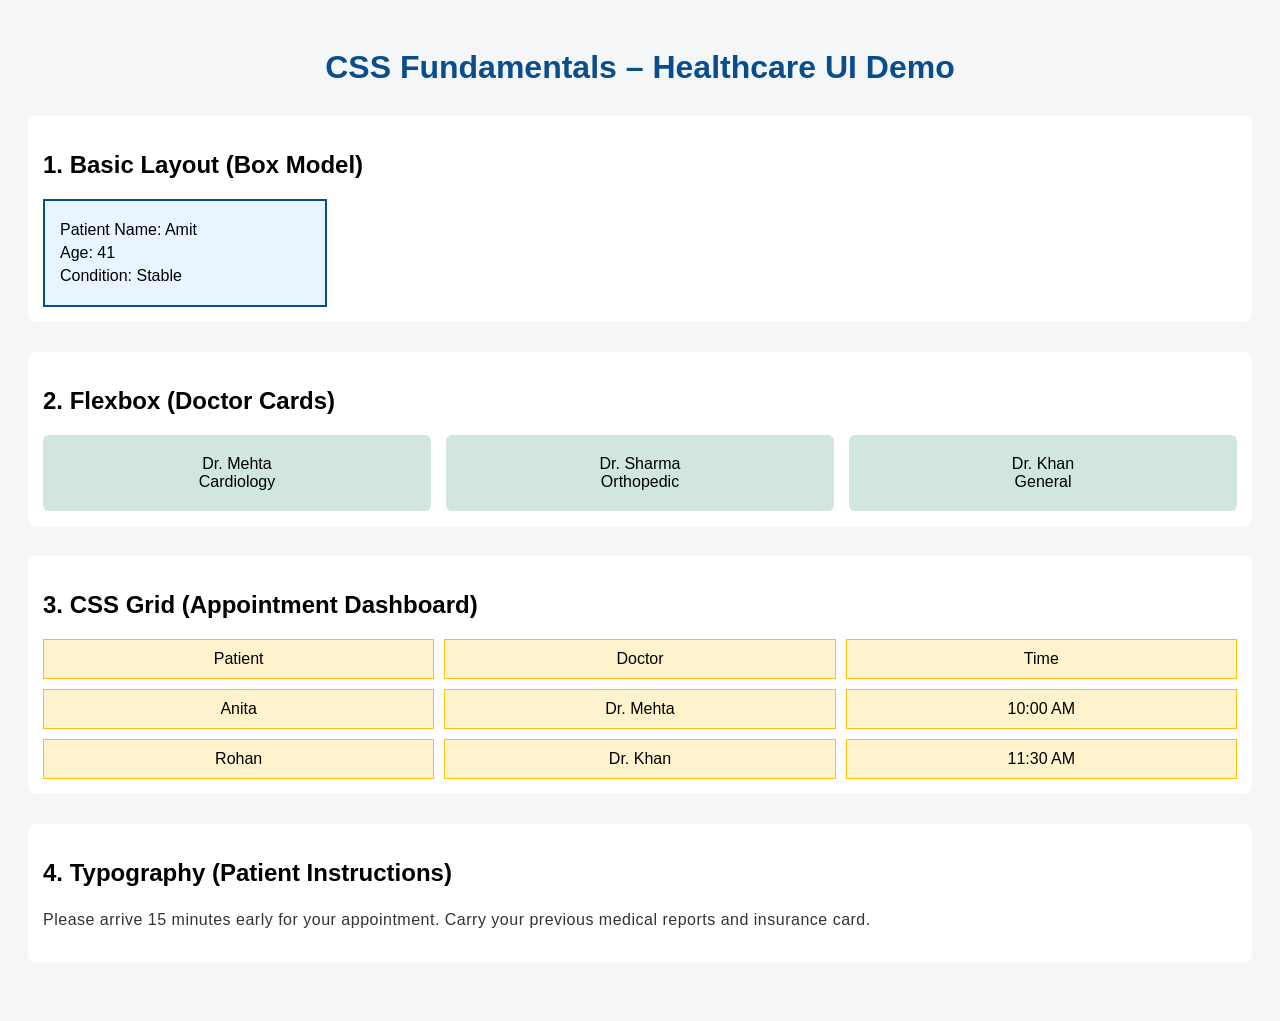
<file: Day07/Labs/RegistrationFoundation/wwwroot/index.html>
﻿<!DOCTYPE html>
<html lang="en">
<head>
    <meta charset="UTF-8">
    <title>CSS Fundamentals Demo - Healthcare</title>
    <link rel="stylesheet" href="styles.css">
</head>
<body>

    <h1 class="page-title">CSS Fundamentals – Healthcare UI Demo</h1>

    <!-- SECTION 1: BASIC LAYOUT -->
    <section class="box-layout">
        <h2>1. Basic Layout (Box Model)</h2>
        <div class="card">
            <p>Patient Name: Amit</p>
            <p>Age: 41</p>
            <p>Condition: Stable</p>
        </div>
    </section>

    <!-- SECTION 2: FLEXBOX -->
    <section class="flex-layout">
        <h2>2. Flexbox (Doctor Cards)</h2>
        <div class="flex-container">
            <div class="doctor-card">Dr. Mehta<br>Cardiology</div>
            <div class="doctor-card">Dr. Sharma<br>Orthopedic</div>
            <div class="doctor-card">Dr. Khan<br>General</div>
        </div>
    </section>

    <!-- SECTION 3: GRID -->
    <section class="grid-layout">
        <h2>3. CSS Grid (Appointment Dashboard)</h2>
        <div class="grid-container">
            <div class="grid-item">Patient</div>
            <div class="grid-item">Doctor</div>
            <div class="grid-item">Time</div>
            <div class="grid-item">Anita</div>
            <div class="grid-item">Dr. Mehta</div>
            <div class="grid-item">10:00 AM</div>
            <div class="grid-item">Rohan</div>
            <div class="grid-item">Dr. Khan</div>
            <div class="grid-item">11:30 AM</div>
        </div>
    </section>

    <!-- SECTION 4: TYPOGRAPHY -->
    <section class="typography">
        <h2>4. Typography (Patient Instructions)</h2>
        <p class="note">
            Please arrive 15 minutes early for your appointment.
            Carry your previous medical reports and insurance card.
        </p>
    </section>

</body>
</html>
</file>
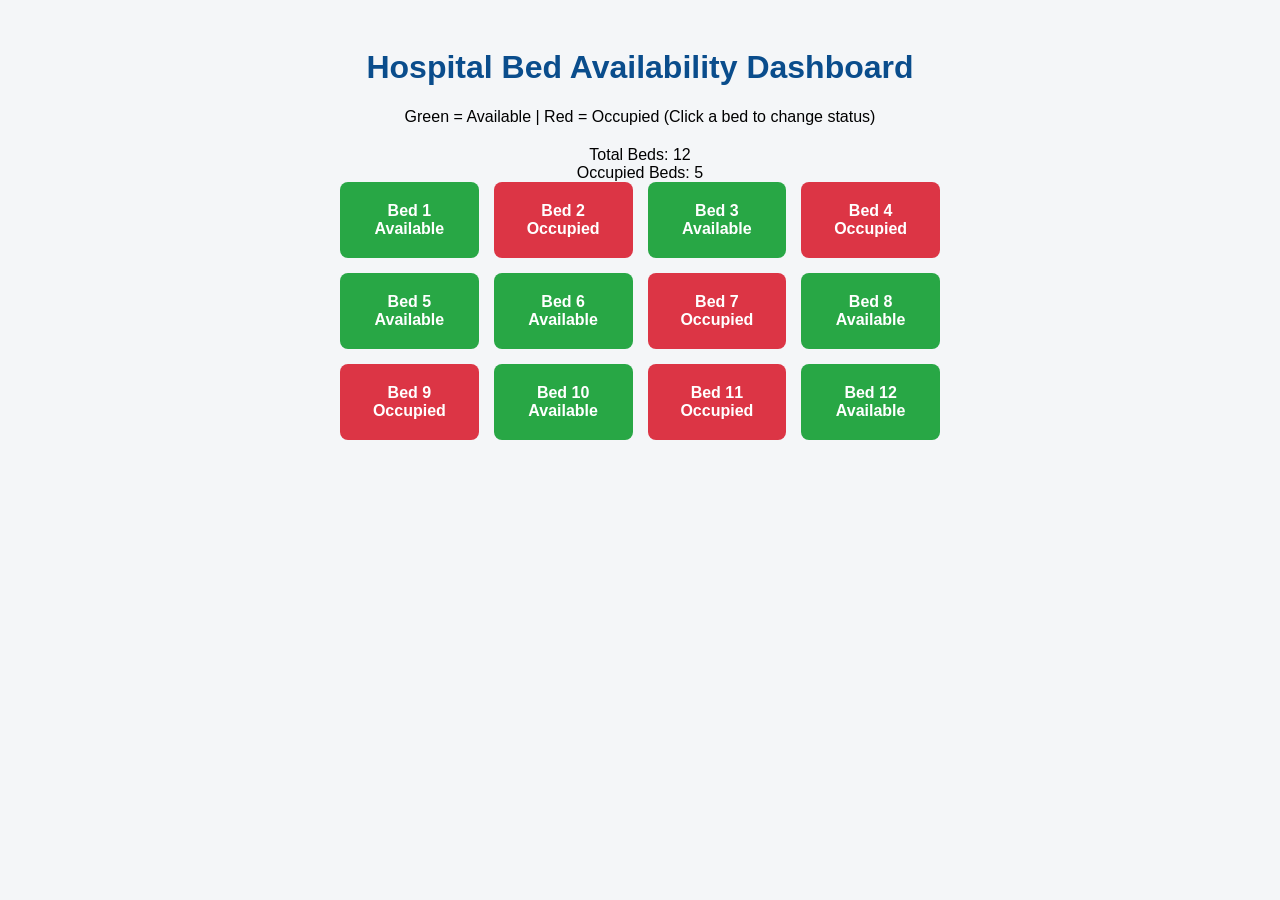
<file: Day07/Labs/RegistrationFoundation/wwwroot/bed-dashboard.html>
﻿<!DOCTYPE html>
<html lang="en">
<head>
    <meta charset="UTF-8">
    <title>Hospital Bed Availability Dashboard</title>

    <!-- Link CSS -->
    <link rel="stylesheet" href="bed-dashboard.css">
</head>
<body>

    <h1>Hospital Bed Availability Dashboard</h1>
    <p class="subtitle">
        Green = Available | Red = Occupied
        (Click a bed to change status)
    </p>

    <div class="total-Beds" id="totalBeds"></div>

    <div class="bed-Count" id="bedCount"></div>

    <!-- Bed Grid -->
    <div class="bed-container" id="bedContainer">
        <!-- Beds will be generated by JavaScript -->
    </div>

    <!-- Link JavaScript -->
    <script src="bed-dashboard.js"></script>

</body>
</html>
</file>
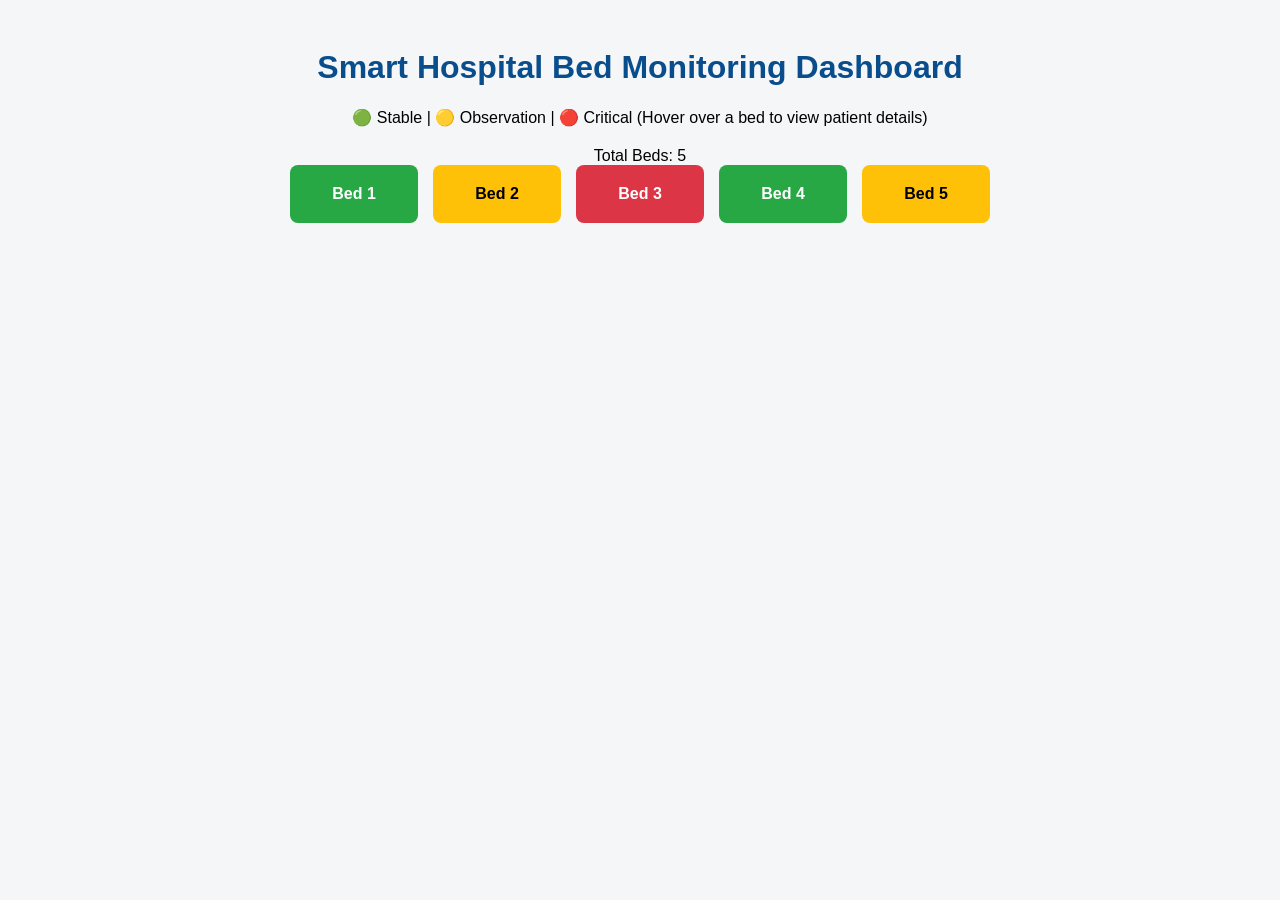
<file: Day07/Labs/RegistrationFoundation/wwwroot/bed-vitals.html>
﻿<!DOCTYPE html>
<html lang="en">
<head>
    <meta charset="UTF-8">
    <title>Smart Hospital Bed Monitoring Dashboard</title>

    <!-- Link CSS -->
    <link rel="stylesheet" href="bed-vitals.css">
</head>
<body>

    <h1>Smart Hospital Bed Monitoring Dashboard</h1>
    <p class="subtitle">
        🟢 Stable | 🟡 Observation | 🔴 Critical
        (Hover over a bed to view patient details)
    </p>

    <div class="totalBeds" id="totalBeds"></div>

    <!-- Bed grid -->
    <div class="bed-container" id="bedContainer">
        <!-- Beds generated by JavaScript -->
    </div>

    <!-- Link JavaScript -->
    <script src="bed-vitals.js"></script>

</body>
</html>
</file>
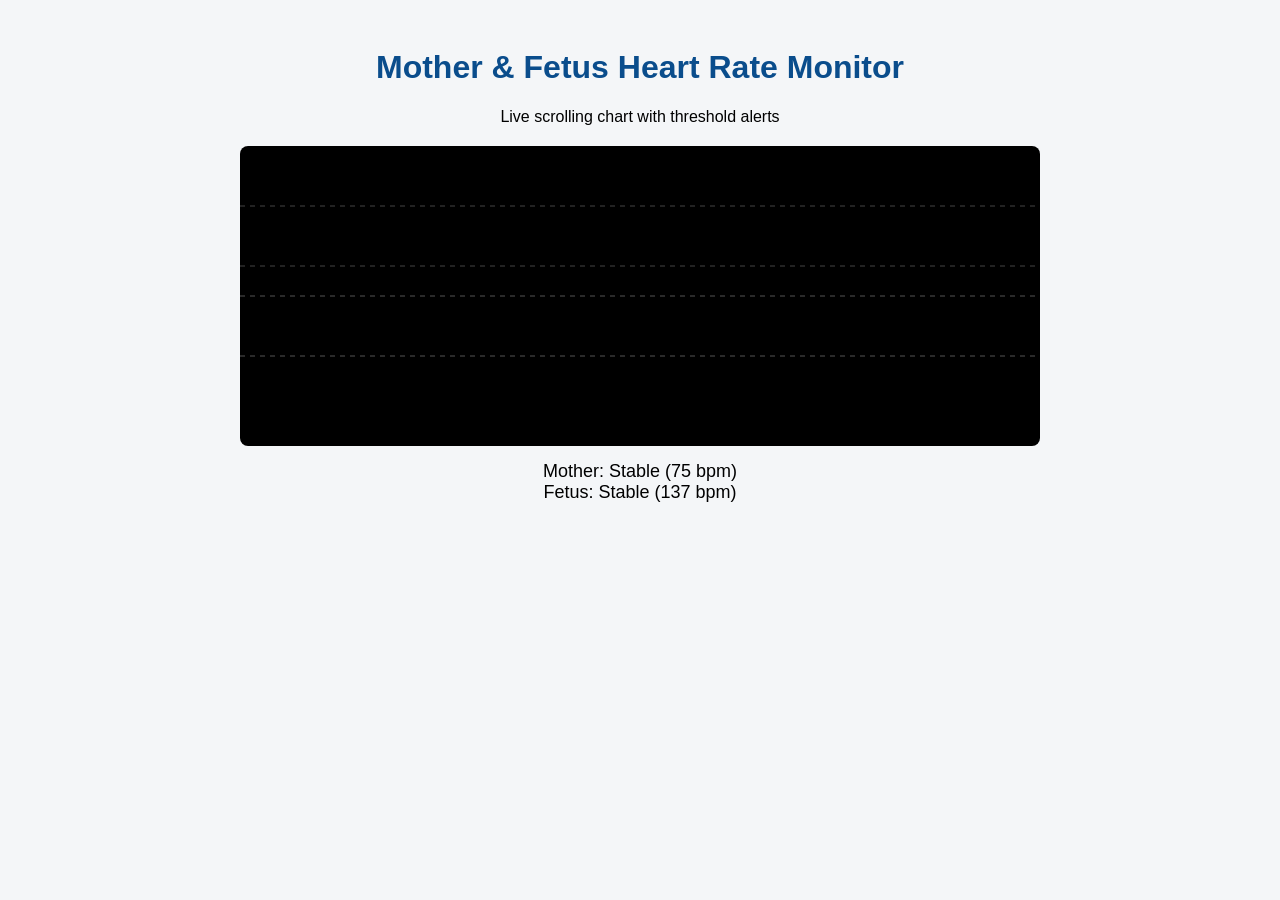
<file: Day07/Labs/RegistrationFoundation/wwwroot/fetal-chart.html>
﻿<!DOCTYPE html>
<html lang="en">
<head>
    <meta charset="UTF-8">
    <title>Mother & Fetus Heart Rate – Live Monitor</title>
    <link rel="stylesheet" href="fetal-chart.css">
</head>
<body>

    <h1>Mother & Fetus Heart Rate Monitor</h1>
    <p class="subtitle">
        Live scrolling chart with threshold alerts
    </p>

    <div class="dashboard">

        <!-- Chart -->
        <canvas id="heartChart" width="800" height="300"></canvas>

        <!-- Status Panel -->
        <div class="status-panel">
            <div id="motherStatus">Mother: Stable</div>
            <div id="fetusStatus">Fetus: Stable</div>
        </div>

    </div>

    <script src="fetal-chart.js"></script>
</body>
</html>
</file>
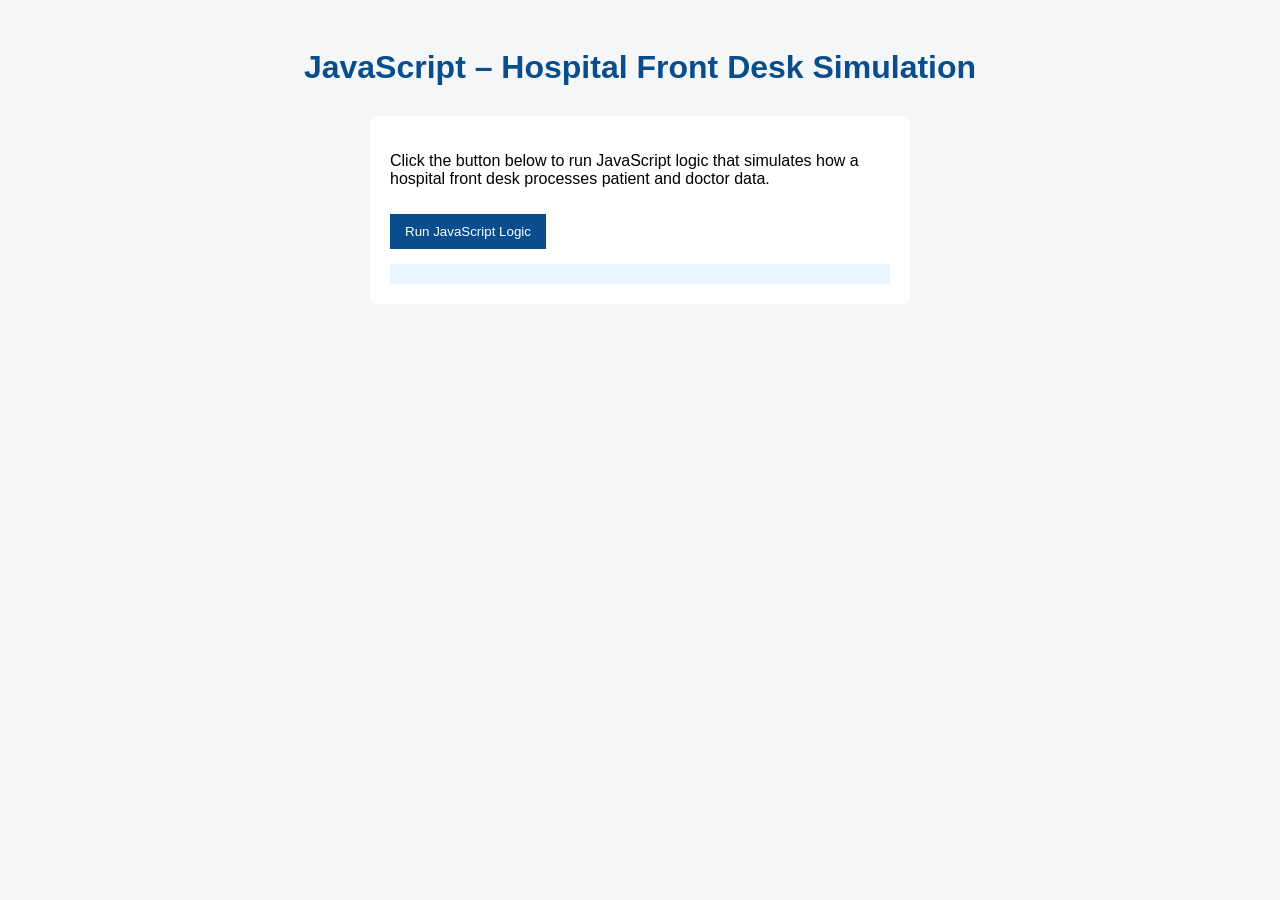
<file: Day07/Labs/RegistrationFoundation/wwwroot/js-essentials.html>
﻿<!DOCTYPE html>
<html lang="en">
<head>
    <meta charset="UTF-8">
    <title>JavaScript Essentials – Hospital Front Desk Simulation</title>

    <!-- Simple internal CSS for layout -->
    <style>
        body {
            font-family: Arial, sans-serif;
            background-color: #f4f6f8;
            padding: 20px;
        }

        h1 {
            color: #0a4d8c;
            text-align: center;
        }

        .card {
            background-color: white;
            padding: 20px;
            max-width: 500px;
            margin: 30px auto;
            border-radius: 8px;
        }

        button {
            padding: 10px 15px;
            background-color: #0a4d8c;
            color: white;
            border: none;
            cursor: pointer;
            margin-top: 10px;
        }

        #output {
            margin-top: 15px;
            background-color: #e8f4ff;
            padding: 10px;
        }
    </style>
</head>
<body>

    <h1>JavaScript – Hospital Front Desk Simulation</h1>

    <div class="card">
        <p>
            Click the button below to run JavaScript logic that simulates
            how a hospital front desk processes patient and doctor data.
        </p>

        <!-- Button triggers JavaScript function -->
        <button onclick="runDemo()">Run JavaScript Logic</button>

        <!-- Output will be generated dynamically -->
        <div id="output"></div>
    </div>

    <!-- Link external JavaScript file -->
    <script src="js-essentials.js"></script>

</body>
</html>
</file>
<file: Day07/Labs/RegistrationFoundation/wwwroot/styles.css>
﻿/* GENERAL PAGE STYLING */
body {
    font-family: Arial, sans-serif;
    background-color: #f4f6f8;
    padding: 20px;
}

/* MAIN PAGE TITLE */
.page-title {
    text-align: center;
    color: #0a4d8c;
    margin-bottom: 30px;
}

/* COMMON SECTION STYLE */
section {
    background-color: white;
    padding: 15px;
    margin-bottom: 30px;
    border-radius: 8px;
}

/* ------------------------------------------------ */
/* 1. BASIC LAYOUT – BOX MODEL */
/* ------------------------------------------------ */
.card {
    width: 250px;
    padding: 15px;
    border: 2px solid #0a4d8c;
    background-color: #e8f4ff;
}

    /* Shows margin, padding, border clearly */
    .card p {
        margin: 5px 0;
    }

/* ------------------------------------------------ */
/* 2. FLEXBOX – ONE DIRECTION LAYOUT */
/* ------------------------------------------------ */
.flex-container {
    display: flex; /* Enables flexbox */
    gap: 15px; /* Space between cards */
    justify-content: space-between;
}

.doctor-card {
    flex: 1; /* Equal width cards */
    background-color: #d1e7dd;
    padding: 20px;
    text-align: center;
    border-radius: 6px;
}

/* ------------------------------------------------ */
/* 3. GRID – TWO DIMENSION LAYOUT */
/* ------------------------------------------------ */
.grid-container {
    display: grid; /* Enables grid */
    grid-template-columns: repeat(3, 1fr); /* 3 equal columns */
    gap: 10px;
}

.grid-item {
    background-color: #fff3cd;
    padding: 10px;
    text-align: center;
    border: 1px solid #ffc107;
}

/* ------------------------------------------------ */
/* 4. TYPOGRAPHY – READABILITY */
/* ------------------------------------------------ */
.typography .note {
    font-size: 16px; /* Comfortable reading size */
    line-height: 1.6; /* Spacing between lines */
    letter-spacing: 0.5px; /* Improves clarity */
    color: #333;
}
</file>
<file: Day07/Labs/RegistrationFoundation/wwwroot/bed-dashboard.css>
﻿/* Page styling */
body {
    font-family: Arial, sans-serif;
    background-color: #f4f6f8;
    padding: 20px;
    text-align: center;
}

/* Title styling */
h1 {
    color: #0a4d8c;
}

.subtitle {
    margin-bottom: 20px;
}

/* Container uses CSS GRID */
.bed-container {
    display: grid;
    grid-template-columns: repeat(4, 1fr); /* 5 beds per row */
    gap: 15px;
    max-width: 600px;
    margin: auto;
}



/* Base bed style */
.bed {
    padding: 20px;
    border-radius: 8px;
    color: white;
    cursor: pointer;
    font-weight: bold;
}

/* Available bed */
.available {
    background-color: #28a745; /* Green */
}

/* Occupied bed */
.occupied {
    background-color: #dc3545; /* Red */
}
</file>
<file: Day07/Labs/RegistrationFoundation/wwwroot/bed-vitals.css>
﻿/* ===============================
   Page Styling
   =============================== */
body {
    font-family: Arial, sans-serif;
    background-color: #f4f6f8;
    padding: 20px;
    text-align: center;
}

h1 {
    color: #0a4d8c;
}

.subtitle {
    margin-bottom: 20px;
}

/* ===============================
   Bed Grid Layout (CSS Grid)
   =============================== */
.bed-container {
    display: grid;
    grid-template-columns: repeat(5, 1fr);
    gap: 15px;
    max-width: 700px;
    margin: auto;
}

/* ===============================
   Base Bed Style
   =============================== */
.bed {
    position: relative;
    padding: 20px;
    border-radius: 8px;
    color: white;
    font-weight: bold;
    cursor: pointer;
}

/* ===============================
   Bed States
   =============================== */
.stable {
    background-color: #28a745; /* Green */
}

.observation {
    background-color: #ffc107; /* Yellow */
    color: black;
}

/* CRITICAL BED (BLINKING) */
.critical {
    background-color: #dc3545;
    animation: blinkCritical 1s infinite;
}

/* ===============================
   BLINK ANIMATION
   =============================== */
@keyframes blinkCritical {
    0% {
        background-color: #dc3545;
    }

    50% {
        background-color: #ff8a8a;
    }

    100% {
        background-color: #dc3545;
    }
}

/* ===============================
   Tooltip Styling
   =============================== */
.tooltip {
    visibility: hidden;
    position: absolute;
    bottom: 110%;
    left: 50%;
    transform: translateX(-50%);
    background-color: #333;
    color: white;
    padding: 10px;
    border-radius: 6px;
    width: 220px;
    font-size: 13px;
    text-align: left;
    z-index: 10;
}


    .tooltip::after {
        content: "";
        position: absolute;
        top: 100%;
        left: 50%;
        margin-left: -5px;
        border-width: 5px;
        border-style: solid;
        border-color: #333 transparent transparent transparent;
    }

/* Show tooltip on hover */
.bed:hover .tooltip {
    visibility: visible;
}
</file>
<file: Day07/Labs/RegistrationFoundation/wwwroot/fetal-chart.css>
﻿body {
    font-family: Arial, sans-serif;
    background-color: #f4f6f8;
    text-align: center;
    padding: 20px;
}

h1 {
    color: #0a4d8c;
}

.subtitle {
    margin-bottom: 20px;
}

.dashboard {
    display: flex;
    flex-direction: column;
    align-items: center;
}

/* Chart border */
canvas {
    background-color: black;
    border-radius: 8px;
}

/* Status panel */
.status-panel {
    margin-top: 15px;
    font-size: 18px;
}

/* Alert styles */
.warning {
    color: #ffc107;
}

.critical {
    color: #dc3545;
    animation: blink 1s infinite;
}

@keyframes blink {
    0% {
        opacity: 1;
    }

    50% {
        opacity: 0.3;
    }

    100% {
        opacity: 1;
    }
}
</file>
